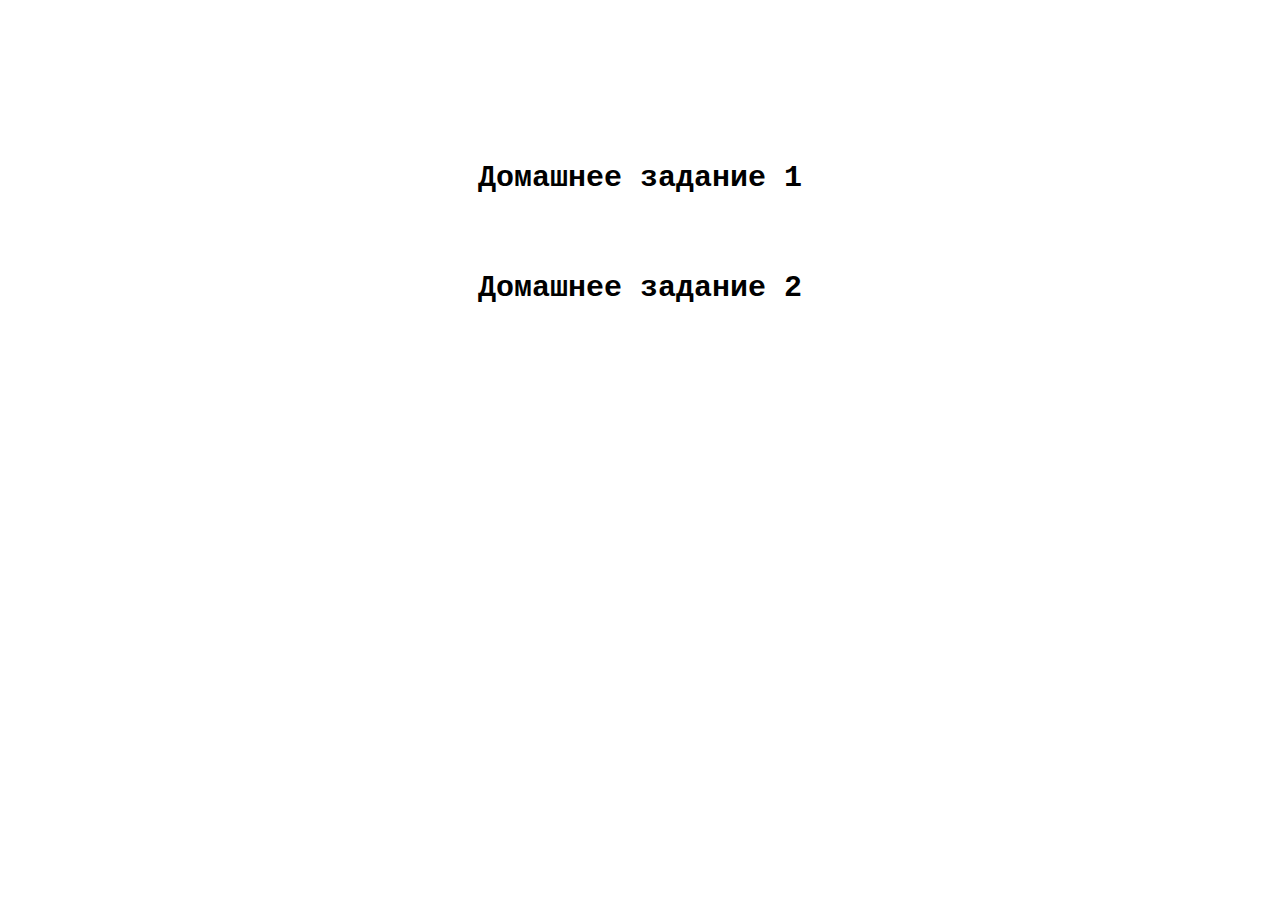
<file: index.html>
<!DOCTYPE html>
<html lang="en">

<head>
    <meta charset="UTF-8">
    <meta name="viewport" content="width=device-width, initial-scale=1.0">
    <link rel="stylesheet" href="style.css">
    <title>Document</title>
</head>

<body>
    <div class="nav">
        <a href="homeWork/index.html">Домашнее задание 1</a>
        <a href="homeWork2/index.html">Домашнее задание 2</a>
    </div>
</body>

</html>
</file>
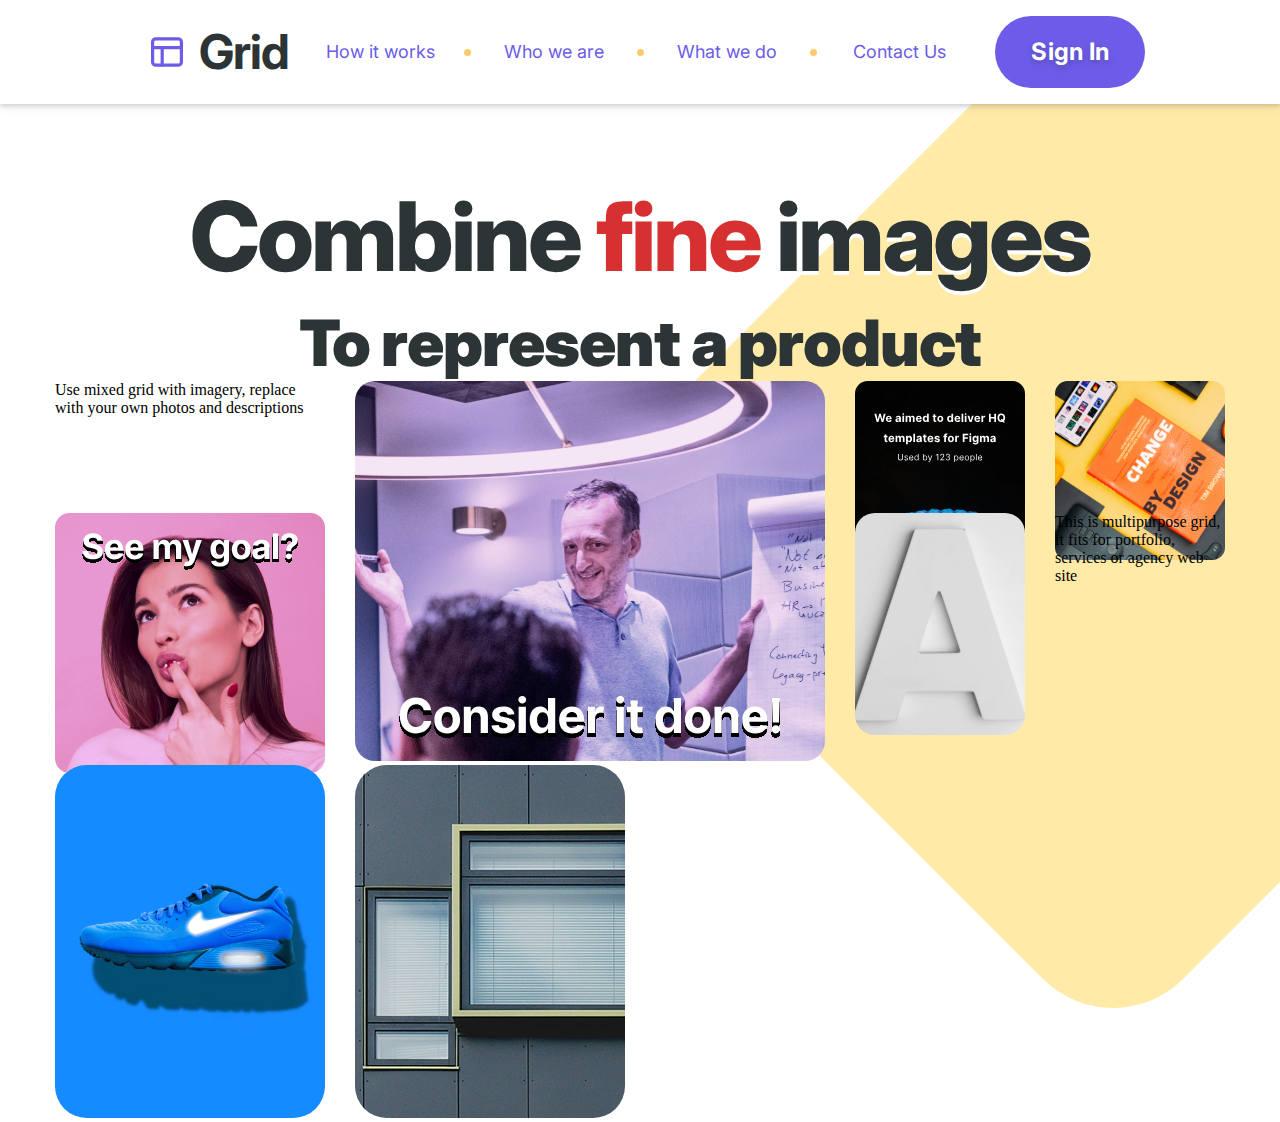
<file: homeWork/index.html>
<!DOCTYPE html>
<html lang="en">

<head>
    <meta charset="UTF-8">
    <meta name="viewport" content="width=device-width, initial-scale=1.0">
    <link rel="stylesheet" href="style.css">
    <title>Grid 2</title>
</head>

<body>

    <div class="header container">
        <div class="logo">
            <img src="img/logo.svg" alt="">
            <span>Grid</span>
        </div>
        <div class="nav__bar">
            <ul>
                <li class="item">How it works</li>
                <span class="dot"></span>
                <li class="item">Who we are</li>
                <span class="dot"></span>
                <li class="item">What we do</li>
                <span class="dot"></span>
                <li class="item">Contact Us</li>
            </ul>
        </div>
        <div class="sign__in">
            <a href="#">Sign In</a>
        </div>
    </div>

    <div class="content__1 container">
        <div class="back"></div>
        <h1>Combine <span>fine</span> images</h1>
        <h2>To represent a product</h2>
    </div>

    <div class="gallery container">
        <div class="text__1">
            Use mixed grid with imagery, replace with your own photos and descriptions
        </div>
        <div class="hq">
            <img src="img/Card 1.svg" alt="">
        </div>
        <div class="consider">
            <img src="img/Card 2.svg" alt="">
        </div>
        <div class="book">
            <img src="img/Card 3.svg" alt="">
        </div>
        <div class="see__my__goal">
            <img src="img/Card 5.svg" alt="">
        </div>
        <div class="letter__a">
            <img src="img/Card 4.svg" alt="">
        </div>
        <div class="text__2">
            This is multipurpose grid, it fits for portfolio, services or agency web site
        </div>
        <div class="sneaker">
            <img src="img/Card 6.svg" alt="">
        </div>
        <div class="window">
            <img src="img/Card 7.svg" alt="">
        </div>
    </div>



</body>

</html>
</file>
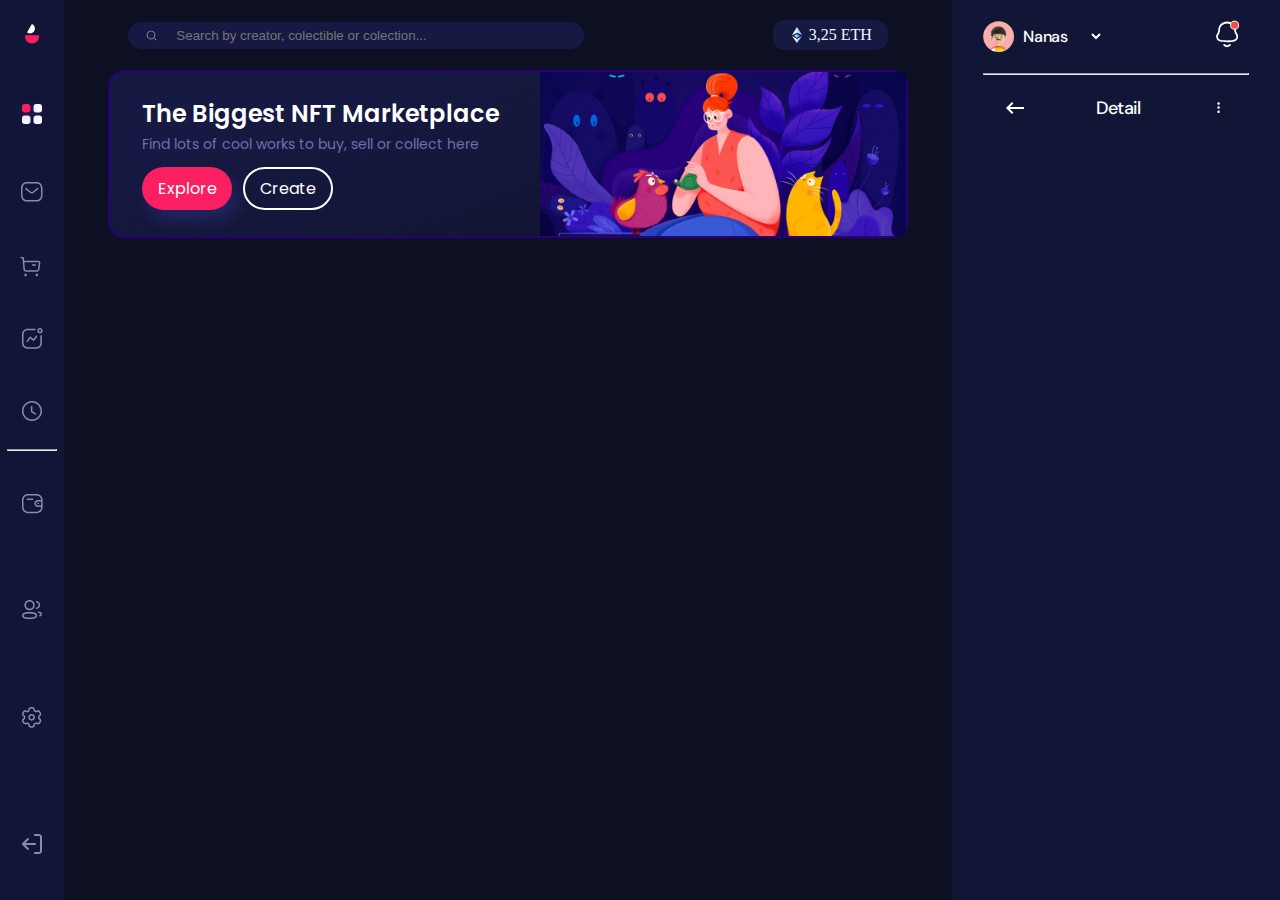
<file: homeWork2/index.html>
<!DOCTYPE html>
<html lang="en">

<head>
    <meta charset="UTF-8">
    <meta name="viewport" content="width=device-width, initial-scale=1.0">
    <link rel="stylesheet" href="style.css">
    <title>NFT</title>
</head>

<body>
    <div class="background">
        <div class="nav__bar__left">
            <div class="nav__1">
                <div>
                    <img src="img/logoNavLeft.svg" alt="">
                </div>
                <div class="home__img">
                    <img src="img/Home.svg" alt="">
                </div>
                <div>
                    <img src="img/Message.svg" alt="">
                </div>
                <div>
                    <img src="img/Buy.svg" alt="">
                </div>
                <div>
                    <img src="img/Grafik.svg" alt="">
                </div>
                <div>
                    <img src="img/Clock.svg" alt="">
                </div>
            </div>
            <hr>
            <div class="nav__2">
                <div>
                    <img src="img/Wallet.svg" alt="">
                </div>
                <div>
                    <img src="img/Friends.svg" alt="">
                </div>
                <div class="img__otstup">
                    <img src="img/Setting.svg" alt="">
                </div>
                <div>
                    <img src="img/LogOut.svg" alt="">
                </div>
            </div>
        </div>




        <div class="main__block">
            <div class="container">
                <div class="main">
                    <div class="search__bar">
                        <img src="img/Icon - Search (1).svg" alt="">
                        <input type="text" placeholder="Search by creator, colectible or colection...">
                    </div>
                    <div class="eth">
                        <img src="img/Icon - ETH.svg" alt="">
                        <span>3,25 ETH</span>
                    </div>
                </div>

                <div class="big__card">
                    <div class="card__content">
                        <h1>The Biggest NFT Marketplace</h1>
                        <h5>Find lots of cool works to buy, sell or collect here</h5>
                        <div class="btns">
                            <div class="btn__1">
                                <a href="#">Explore</a>
                            </div>
                            <div class="btn__2">
                                <a href="#">Create</a>
                            </div>
                        </div>
                    </div>
                    <div class="img__baba">
                        <img src="img/Baba.png" alt="">
                    </div>
                </div>
            </div>
        </div>



































































        <div class="side__bar__right">
            <div class="container">

                <div class="nanas__block">
                    <div class="user__list">
                        <img src="img/Nanas.svg" alt="">
                        <div class="list__view">
                            <select id="" name="">
                                <option value="apple">Nanas</option>
                                <option value="banana">Банан</option>
                                <option value="orange">Апельсин</option>
                            </select>
                        </div>
                    </div>
                    <div class="notification">
                        <img src="img/Kolokol.svg" alt="">
                    </div>
                </div>

                <hr class="right__hr">

                <div class="details">
                    <img src="img/Icon - Back.svg" alt="">
                    <span>Detail</span>
                    <img src="img/Icon - Dot.svg" alt="">
                </div>

            </div>


        </div>
    </div>






















































    <script>

        const search = document.querySelector('.search__bar');
        const bodyElement = document.body;

        search.addEventListener('click', () => {
            search.classList.add('search__bar__active');
            console.log('work');
        });

        bodyElement.addEventListener('click', (event) => {
            // Проверяем, что клик был выполнен не на элементе .search__bar
            if (!search.contains(event.target)) {
                search.classList.remove('search__bar__active');
                console.log(event.target);
            }
        });
    </script>

</body>

</html>
</file>
<file: style.css>
* {
    margin: 0;
    padding: 0;
    box-sizing: border-box;
}

a {
    text-decoration: none;
    color: black;
}

.nav {
    padding-top: 10%;
    display: flex;
    flex-direction: column;
    align-items: center;
    justify-content: center;
    gap: 10px;
}

.nav a {
    width: 500px;
    height: 100px;
    display: flex;
    align-items: center;
    justify-content: center;
    font-size: 30px;
    font-weight: 600;
    transition: .5s;
    font-family: 'Courier New', Courier, monospace;
}

.nav a:hover {
    font-size: 40px;
    color: brown;
    transition: .5s;
}
</file>
<file: homeWork/style.css>
@import url(https://fonts.googleapis.com/css?family=Inter:100,200,300,regular,500,600,700,800,900);

::-webkit-scrollbar {
    width: 0;
}

* {
    margin: 0;
    padding: 0;
    box-sizing: border-box;
}

body {
    overflow-x: hidden;
}

a {
    text-decoration: none;
    color: black;
}

img {
    width: 100%;
}

input {
    outline: none;
    border: none;
    background: transparent;
}

ul {
    list-style: none;
}

.container {
    padding: 0 135px;
}

.logo img {
    height: 70px;
    width: 64px;
}

.header {
    display: grid;
    grid-template-columns: 1fr 1fr 1fr;
    align-items: center;
    justify-items: center;
    padding-top: 16px;
    padding-bottom: 16px;
    /* 2 dp • Dark shadow */
    box-shadow: 0px 4px 8px 0px rgba(38, 50, 56, 0.08), 0px 2px 4px 0px rgba(38, 50, 56, 0.16);
    background-color: #FFF;
}

.logo {
    justify-self: start;

    display: flex;
    align-items: center;
    justify-content: center;

}

.nav__bar ul {
    display: flex;
    align-items: center;
    justify-content: center;
    gap: 3px;
}

.nav__bar ul li {
    width: 160px;
    display: flex;
    align-items: center;
    justify-content: center;

    color: var(--Purple-Dark, #6C5CE7);
    text-align: center;
    font-family: Inter;
    font-size: 18px;
    font-style: normal;
    font-weight: 400;
    line-height: 32px;
    transition: .2s;
}

.nav__bar ul li:hover {
    color: var(--Black, #2D3436);
    font-weight: 700;
    letter-spacing: 0.2px;
    cursor: pointer;
    transition: .2s;
}

.nav__bar ul .dot {
    width: 7px;
    background: var(--Yellow-Dark, #FDCB6E);
    height: 7px;
    border-radius: 50%;
}

.logo span {
    color: var(--Black, #2D3436);
    /* 48 sp • H3 Heading */
    font-family: Inter;
    font-size: 48px;
    font-style: normal;
    font-weight: 700;
    line-height: 56px;
    /* 116.667% */
    letter-spacing: -1px;
}

.sign__in {
    border-radius: 50px;
    padding: 18px 36px;
    background: rgba(108, 92, 231, 1);

    justify-self: end;
}

.sign__in a {
    color: #FFF;

    text-shadow: 0px 4px 8px rgba(38, 50, 56, 0.08), 0px 2px 4px rgba(38, 50, 56, 0.16);
    /* 24 sp • Paragraph Bold */
    font-family: Inter;
    font-size: 24px;
    font-style: normal;
    font-weight: 700;
    line-height: 36px;
    /* 150% */
    letter-spacing: 0.25px;
}

.content__1 {
    margin-top: 80px;
    text-align: center;
}

.content__1 h1 {
    color: var(--Black, #2D3436);
    text-align: center;
    text-shadow: 0px 4px 0px #FFF;
    font-family: Inter;
    font-size: 96px;
    font-style: normal;
    font-weight: 800;
    line-height: 104px;
    letter-spacing: -3px;
}

.content__1 h1 span {
    color: var(--Red-Dark, #D63031);
}

.content__1 h2 {
    margin-top: 16px;
    color: var(--Black, #2D3436);
    text-align: center;
    font-family: Inter;
    font-size: 64px;
    font-style: normal;
    font-weight: 900;
    line-height: normal;
    letter-spacing: -1px;
    position: relative;

}

.back {
    position: absolute;
    z-index: -1;
    transform: rotate(-45deg);
    left: 50%;
    bottom: 25%;
    width: 1376.03px;
    height: 767.907px;
    border-radius: 99px;
    background: var(--Yellow-Light, #FFEAA7);
}

.gallery {
    display: grid;
    justify-content: center;
    grid-template-columns: 270px 270px 170px 170px 170px;
    grid-template-rows: 102px 222px 356px;
    gap: 30px;

}

.consider {
    grid-column: 2/4;
    /* grid-column-start: 2;
    grid-column-end: 4; */
    grid-row: 1/3;
}
</file>
<file: homeWork2/style.css>
@import url(https://fonts.googleapis.com/css?family=DM+Sans:100,200,300,regular,500,600,700,800,900,100italic,200italic,300italic,italic,500italic,600italic,700italic,800italic,900italic);
@import url(https://fonts.googleapis.com/css?family=Poppins:100,100italic,200,200italic,300,300italic,regular,italic,500,500italic,600,600italic,700,700italic,800,800italic,900,900italic);

* {
    margin: 0;
    padding: 0;
    box-sizing: border-box;
}

.background {
    min-height: 100vh;
}

.background {
    display: flex;

}

.nav__bar__left {
    background-color: yellow;
    flex: 1 1 5%;
    display: flex;
    flex-direction: column;
    align-items: center;
    background: #111536;
}

.main__block {
    background-color: aqua;
    flex: 1 1 69.4%;
}

.side__bar__right {
    background-color: black;
    flex: 1 1 25.6%;
}

.nav__1 {
    flex: 1 1 50%;
    display: flex;
    flex-direction: column;
    justify-content: space-around;

}


.nav__2 {
    flex: 1 1 50%;
    display: flex;
    flex-direction: column;
    justify-content: space-around;
}

.nav__1,
.nav__2 {
    width: 100%;
}



hr {
    width: 77.7%;
}

.home__img {
    position: relative;
}

.home__img img {
    position: relative;
    right: 4%;
}

.img__otstup {
    margin-bottom: 20px;
}

.nav__1 div,
.nav__2 div {
    text-align: center;
    width: 100%;
    padding: 20% 0;

}

.nav__1 div:hover,
.nav__2 div:hover {
    display: flex;
    justify-content: center;
    border-right: .5vw solid #FA1F60;
    background: #0D0F23;
    transition: .2s ease-out;
}

.nav__1 div:last-child:hover {
    margin-bottom: 6%;
    transition: 0s;
}

/* main block */
.main__block {
    background: #0D0F23;
    color: aliceblue;
    /* display: flex; */
}

.main {
    display: flex;
    align-items: center;
    justify-content: space-between;
    margin: 20px;
}

.search__bar {
    display: flex;
    align-items: center;
    border-radius: 48px;
    background: #161A42;
    padding: 6px 16px;
    width: 60%;
    transition: .5s;
    /* transform: rotate(180deg); */

}

.search__bar__active {
    transition: all .5s;
    background: #ffffff;
    border: #0D0F23 solid 2px;
    /* transform: rotate(360deg); */
}

.search__bar input {
    outline: none;
    border: none;
    background: none;
    color: aliceblue;
    width: 100%;
}

.search__bar img {
    width: 15px;
    margin-right: 4%;
}

.eth {
    display: flex;
    align-items: center;
    border-radius: 12px;
    background: #161A42;
    padding: 6px 16px;
}

.eth img {
    margin-right: 4px;
}

.list__view select {
    outline: none;
    border: none;
    background: transparent;
    color: #ffffff;
    font-family: DM Sans;
    font-size: 16px;
    font-style: normal;
    font-weight: 500;
    line-height: normal;
    letter-spacing: -0.32px;


}


.list__view select option {
    color: #FFF;
    font-family: DM Sans;
    background: #0D0F23;
}

.user__list {
    display: flex;
    align-items: center;

}

.nanas__block {
    padding: 20px 0;
    display: flex;
    align-items: center;
    justify-content: space-between;
    margin: 0 5%;
}

.nanas__block img {
    margin-right: 5px;
}

.side__bar__right {
    background: #111536;
}

.right__hr {
    width: 90%;
    background: rgba(198, 199, 202, 0.20);
    margin: auto;
}

.details {
    margin-top: 7%;
    display: flex;
    align-items: center;
    justify-content: space-around;
}

.details span {
    color: #FFF;
    text-align: center;
    font-family: DM Sans;
    font-size: 18px;
    font-style: normal;
    font-weight: 500;
    line-height: normal;
    letter-spacing: -0.72px;
}

.container {
    padding: 0 5%;
}

.search__bar input {
    color: #0D0F23;
}

.big__card {
    display: flex;
    border-radius: 16px;
    border: 2px solid #28007A;
    background: linear-gradient(162deg, #161A42 22.61%, rgba(22, 26, 66, 0.00) 118.29%);
}

.card__content {
    flex: 1 1 50%;
    margin: 3% 4%;
}

.img__baba {
    flex: 1 1 50%;
}

.img__baba img {
    width: 100%;
    height: 100%;
    object-fit: cover;
}

.card__content h1 {
    color: #FFF;
    font-family: Poppins;
    font-size: 24px;
    font-style: normal;
    font-weight: 600;
    line-height: 36px;
}

.card__content h5 {
    color: #6C71AD;
    font-family: Poppins;
    font-size: 14px;
    font-style: normal;
    font-weight: 400;
    line-height: 24px;
    /* 171.429% */
    margin-bottom: 3%;
}

.btns {
    display: flex;
}

.btns div {
    border-radius: 24px;
    background: #FFF;
    padding: 2% 3%;
    width: 90px;
    display: flex;
    justify-content: center;
    align-items: center;

}

.btns div a {
    color: #FFF;
    font-family: Poppins;
}

.btns .btn__1 {
    margin-right: 3%;
    background: #FA1F60;
    box-shadow: 6px 10px 16px 0px rgba(92, 91, 246, 0.20);
}

.btns .btn__2 {
    background: transparent;
    border: 2px solid #FFF;
}

a {
    text-decoration: none;
}
</file>
